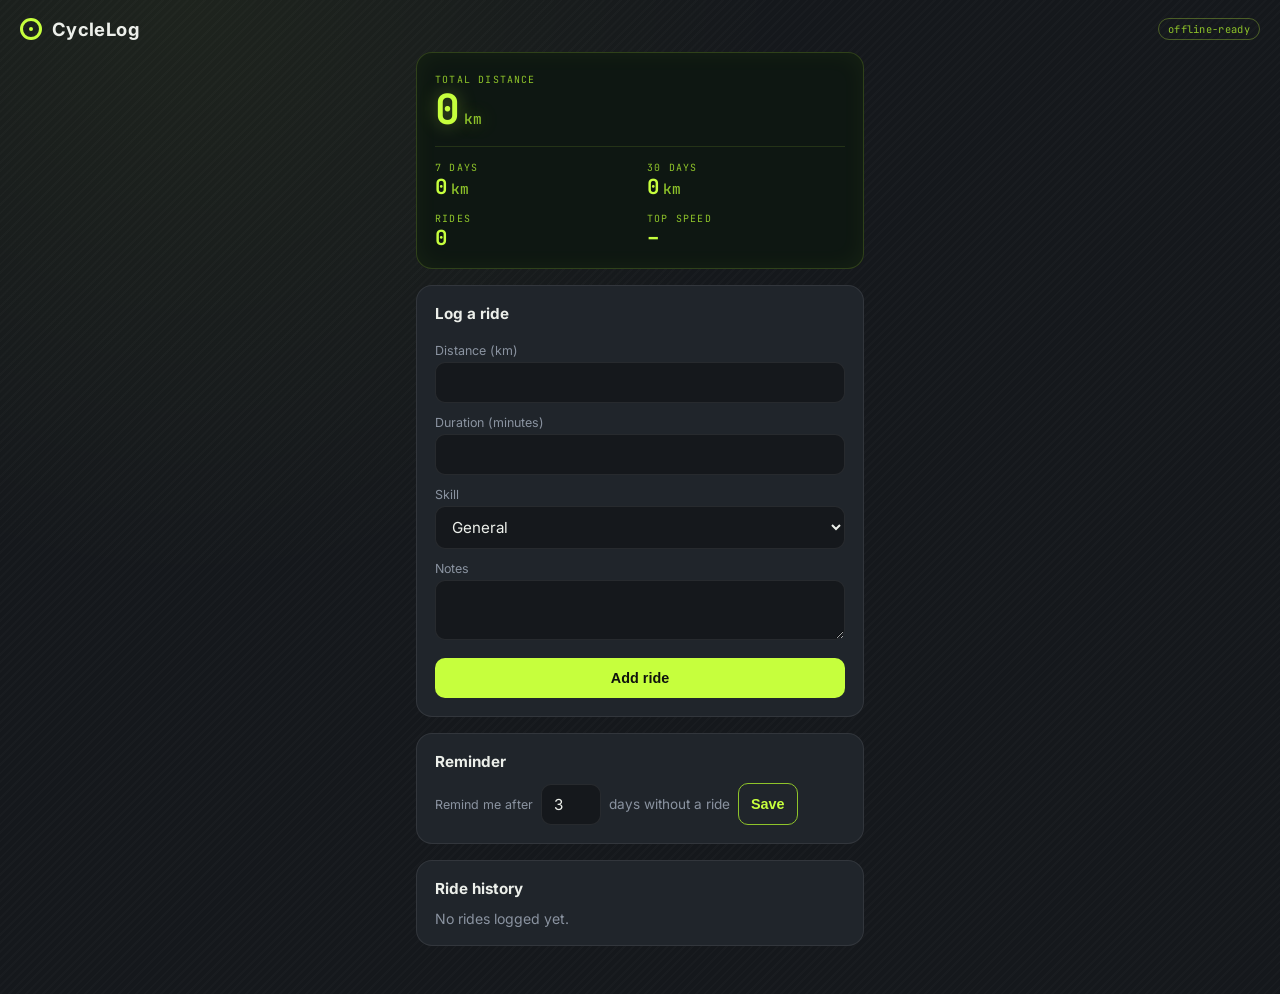
<file: docs/index.html>
<!DOCTYPE html>
<html lang="en">
<head>
<meta charset="UTF-8">
<meta name="viewport" content="width=device-width, initial-scale=1, viewport-fit=cover">
<title>Cycling Tracker</title>
<meta name="theme-color" content="#1B1F23">
<link rel="manifest" href="manifest.json">
<link rel="icon" href="icons/icon-192.png">
<link rel="apple-touch-icon" href="icons/icon-192.png">
<link rel="preconnect" href="https://fonts.googleapis.com">
<link href="https://fonts.googleapis.com/css2?family=JetBrains+Mono:wght@500;700&family=Inter:wght@400;600;700&display=swap" rel="stylesheet">
<link rel="stylesheet" href="style.css">
</head>
<body>

<header class="topbar">
  <div class="wheel-mark" aria-hidden="true"></div>
  <h1>CycleLog</h1>
  <span id="offline-pill" class="pill">offline-ready</span>
</header>

<main>
  <div id="banner" class="banner hidden"></div>

  <!-- Bike computer style readout -->
  <section class="computer" aria-label="Ride stats">
    <div class="computer-row primary">
      <span class="computer-label">total distance</span>
      <span class="computer-value" id="stat-total">0.0<small>km</small></span>
    </div>
    <div class="computer-grid">
      <div class="computer-cell">
        <span class="computer-label">7 days</span>
        <span class="computer-value small" id="stat-week">0.0<small>km</small></span>
      </div>
      <div class="computer-cell">
        <span class="computer-label">30 days</span>
        <span class="computer-value small" id="stat-month">0.0<small>km</small></span>
      </div>
      <div class="computer-cell">
        <span class="computer-label">rides</span>
        <span class="computer-value small" id="stat-rides">0</span>
      </div>
      <div class="computer-cell">
        <span class="computer-label">top speed</span>
        <span class="computer-value small" id="stat-fastest">–</span>
      </div>
    </div>
  </section>

  <section class="card" id="bests-card" hidden>
    <h2>Personal bests by skill</h2>
    <ul id="bests-list" class="bests-list"></ul>
  </section>

  <section class="card">
    <h2>Log a ride</h2>
    <form id="ride-form">
      <label for="distance_km">Distance (km)</label>
      <input type="number" step="0.1" min="0" id="distance_km" required>

      <label for="duration_min">Duration (minutes)</label>
      <input type="number" step="1" min="1" id="duration_min" required>

      <label for="skill_tag">Skill</label>
      <select id="skill_tag">
        <option value="general">General</option>
        <option value="hill climb">Hill climb</option>
        <option value="cornering">Cornering</option>
        <option value="endurance">Endurance</option>
      </select>

      <label for="notes">Notes</label>
      <textarea id="notes" rows="2"></textarea>

      <button type="submit" class="btn-primary">Add ride</button>
    </form>
  </section>

  <section class="card">
    <h2>Reminder</h2>
    <form id="reminder-form" class="inline-form">
      <label for="reminder_days">Remind me after</label>
      <input type="number" id="reminder_days" min="1" value="3">
      <span>days without a ride</span>
      <button type="submit" class="btn-secondary">Save</button>
    </form>
  </section>

  <section class="card">
    <h2>Ride history</h2>
    <ul id="ride-list" class="ride-list">
      <li class="empty">No rides logged yet.</li>
    </ul>
  </section>
</main>

<script src="db.js"></script>
<script src="app.js"></script>
</body>
</html>
</file>
<file: docs/style.css>
:root {
  --asphalt: #15181C;
  --panel: #20252B;
  --panel-border: rgba(255, 255, 255, 0.08);
  --hi-vis: #C6FF3D;
  --hi-vis-dim: #8FC42A;
  --screen-bg: #0E1712;
  --text: #ECEFEA;
  --text-muted: #8A93A0;
  --amber-bg: #35270E;
  --amber-text: #FFC65A;
  --font-display: "JetBrains Mono", ui-monospace, "SF Mono", monospace;
  --font-body: "Inter", system-ui, -apple-system, sans-serif;
}

* { box-sizing: border-box; }

body {
  margin: 0;
  background: var(--asphalt);
  color: var(--text);
  font-family: var(--font-body);
  padding-bottom: 48px;
  -webkit-tap-highlight-color: transparent;
}

/* subtle asphalt texture via repeating diagonal noise lines */
body {
  background-image:
    radial-gradient(circle at 15% 0%, rgba(198,255,61,0.05), transparent 40%),
    repeating-linear-gradient(135deg, rgba(255,255,255,0.015) 0 2px, transparent 2px 6px);
}

.topbar {
  display: flex;
  align-items: center;
  gap: 10px;
  padding: 18px 20px 12px;
}

.topbar h1 {
  font-size: 1.15rem;
  font-weight: 700;
  letter-spacing: 0.02em;
  margin: 0;
  flex: 1;
}

.wheel-mark {
  width: 22px;
  height: 22px;
  border-radius: 50%;
  border: 3px solid var(--hi-vis);
  position: relative;
  flex-shrink: 0;
}
.wheel-mark::after {
  content: "";
  position: absolute;
  inset: 6px;
  border-radius: 50%;
  background: var(--hi-vis);
}

.pill {
  font-size: 0.65rem;
  color: var(--hi-vis-dim);
  border: 1px solid rgba(198,255,61,0.3);
  border-radius: 999px;
  padding: 3px 9px;
  font-family: var(--font-display);
  letter-spacing: 0.03em;
}

main {
  max-width: 480px;
  margin: 0 auto;
  padding: 0 16px;
  display: flex;
  flex-direction: column;
  gap: 16px;
}

/* ---- bike computer readout ---- */
.computer {
  background: var(--screen-bg);
  border: 1px solid rgba(198,255,61,0.18);
  border-radius: 16px;
  padding: 20px 18px;
  box-shadow: inset 0 0 24px rgba(198,255,61,0.05);
}

.computer-row.primary {
  display: flex;
  flex-direction: column;
  gap: 2px;
  padding-bottom: 14px;
  border-bottom: 1px solid rgba(198,255,61,0.12);
  margin-bottom: 14px;
}

.computer-label {
  font-family: var(--font-display);
  font-size: 0.62rem;
  letter-spacing: 0.12em;
  text-transform: uppercase;
  color: var(--hi-vis-dim);
}

.computer-value {
  font-family: var(--font-display);
  font-weight: 700;
  font-variant-numeric: tabular-nums;
  color: var(--hi-vis);
  font-size: 2.6rem;
  line-height: 1.05;
  text-shadow: 0 0 18px rgba(198,255,61,0.35);
}
.computer-value small {
  font-size: 0.9rem;
  font-weight: 500;
  margin-left: 4px;
  color: var(--hi-vis-dim);
}
.computer-value.small { font-size: 1.3rem; text-shadow: none; }

.computer-grid {
  display: grid;
  grid-template-columns: 1fr 1fr;
  gap: 14px;
}
.computer-cell { display: flex; flex-direction: column; gap: 2px; }

/* ---- banner ---- */
.banner {
  background: var(--amber-bg);
  color: var(--amber-text);
  border: 1px solid rgba(255,198,90,0.25);
  border-radius: 12px;
  padding: 12px 14px;
  font-size: 0.9rem;
  font-weight: 600;
}
.hidden { display: none; }

/* ---- cards ---- */
.card {
  background: var(--panel);
  border: 1px solid var(--panel-border);
  border-radius: 16px;
  padding: 18px;
}
.card h2 {
  font-size: 0.95rem;
  margin: 0 0 12px;
  font-weight: 700;
}

form { display: flex; flex-direction: column; gap: 4px; }
label {
  font-size: 0.78rem;
  color: var(--text-muted);
  margin-top: 8px;
}
input, select, textarea {
  background: var(--asphalt);
  border: 1px solid var(--panel-border);
  border-radius: 10px;
  color: var(--text);
  padding: 10px 12px;
  font-size: 0.95rem;
  font-family: var(--font-body);
}
input:focus, select:focus, textarea:focus {
  outline: 2px solid var(--hi-vis);
  outline-offset: 1px;
}

.btn-primary, .btn-secondary {
  border: none;
  border-radius: 10px;
  padding: 12px;
  font-weight: 700;
  font-size: 0.9rem;
  margin-top: 14px;
  cursor: pointer;
}
.btn-primary { background: var(--hi-vis); color: #10130E; }
.btn-primary:active { background: var(--hi-vis-dim); }
.btn-secondary { background: transparent; border: 1px solid var(--hi-vis-dim); color: var(--hi-vis); margin-top: 10px; }

.inline-form {
  flex-direction: row;
  flex-wrap: wrap;
  align-items: center;
  gap: 8px;
}
.inline-form label { margin: 0; }
.inline-form input { width: 60px; }
.inline-form span { color: var(--text-muted); font-size: 0.85rem; }
.inline-form button { margin: 0; }

.ride-list, .bests-list { list-style: none; margin: 0; padding: 0; display: flex; flex-direction: column; gap: 10px; }
.ride-list li, .bests-list li {
  border-bottom: 1px solid var(--panel-border);
  padding-bottom: 10px;
  font-size: 0.88rem;
}
.ride-list li:last-child, .bests-list li:last-child { border-bottom: none; padding-bottom: 0; }
.ride-list .empty { color: var(--text-muted); }

.ride-top { display: flex; justify-content: space-between; font-family: var(--font-display); font-weight: 700; color: var(--hi-vis); }
.ride-meta { color: var(--text-muted); font-size: 0.8rem; margin-top: 2px; }
.tag-chip {
  display: inline-block;
  background: rgba(198,255,61,0.12);
  color: var(--hi-vis-dim);
  border-radius: 999px;
  padding: 2px 8px;
  font-size: 0.68rem;
  font-family: var(--font-display);
  margin-top: 4px;
}
</file>
